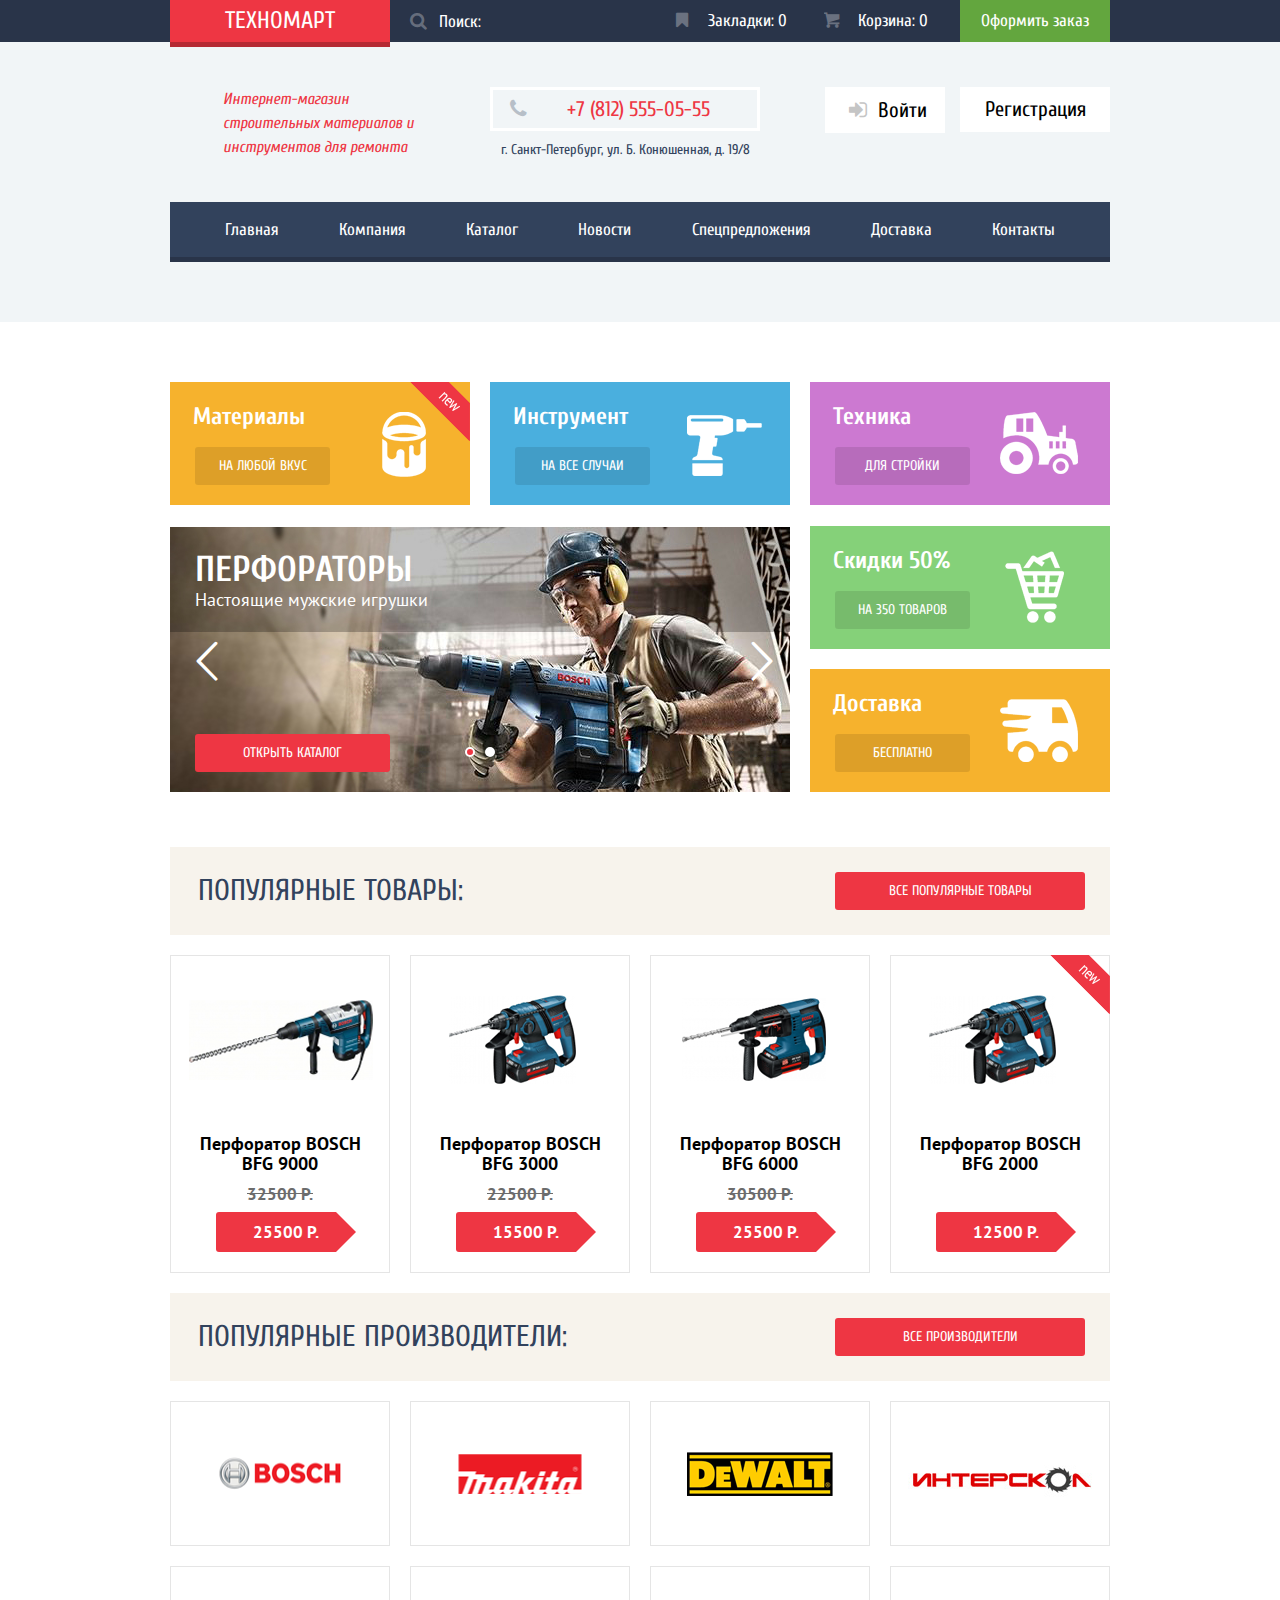
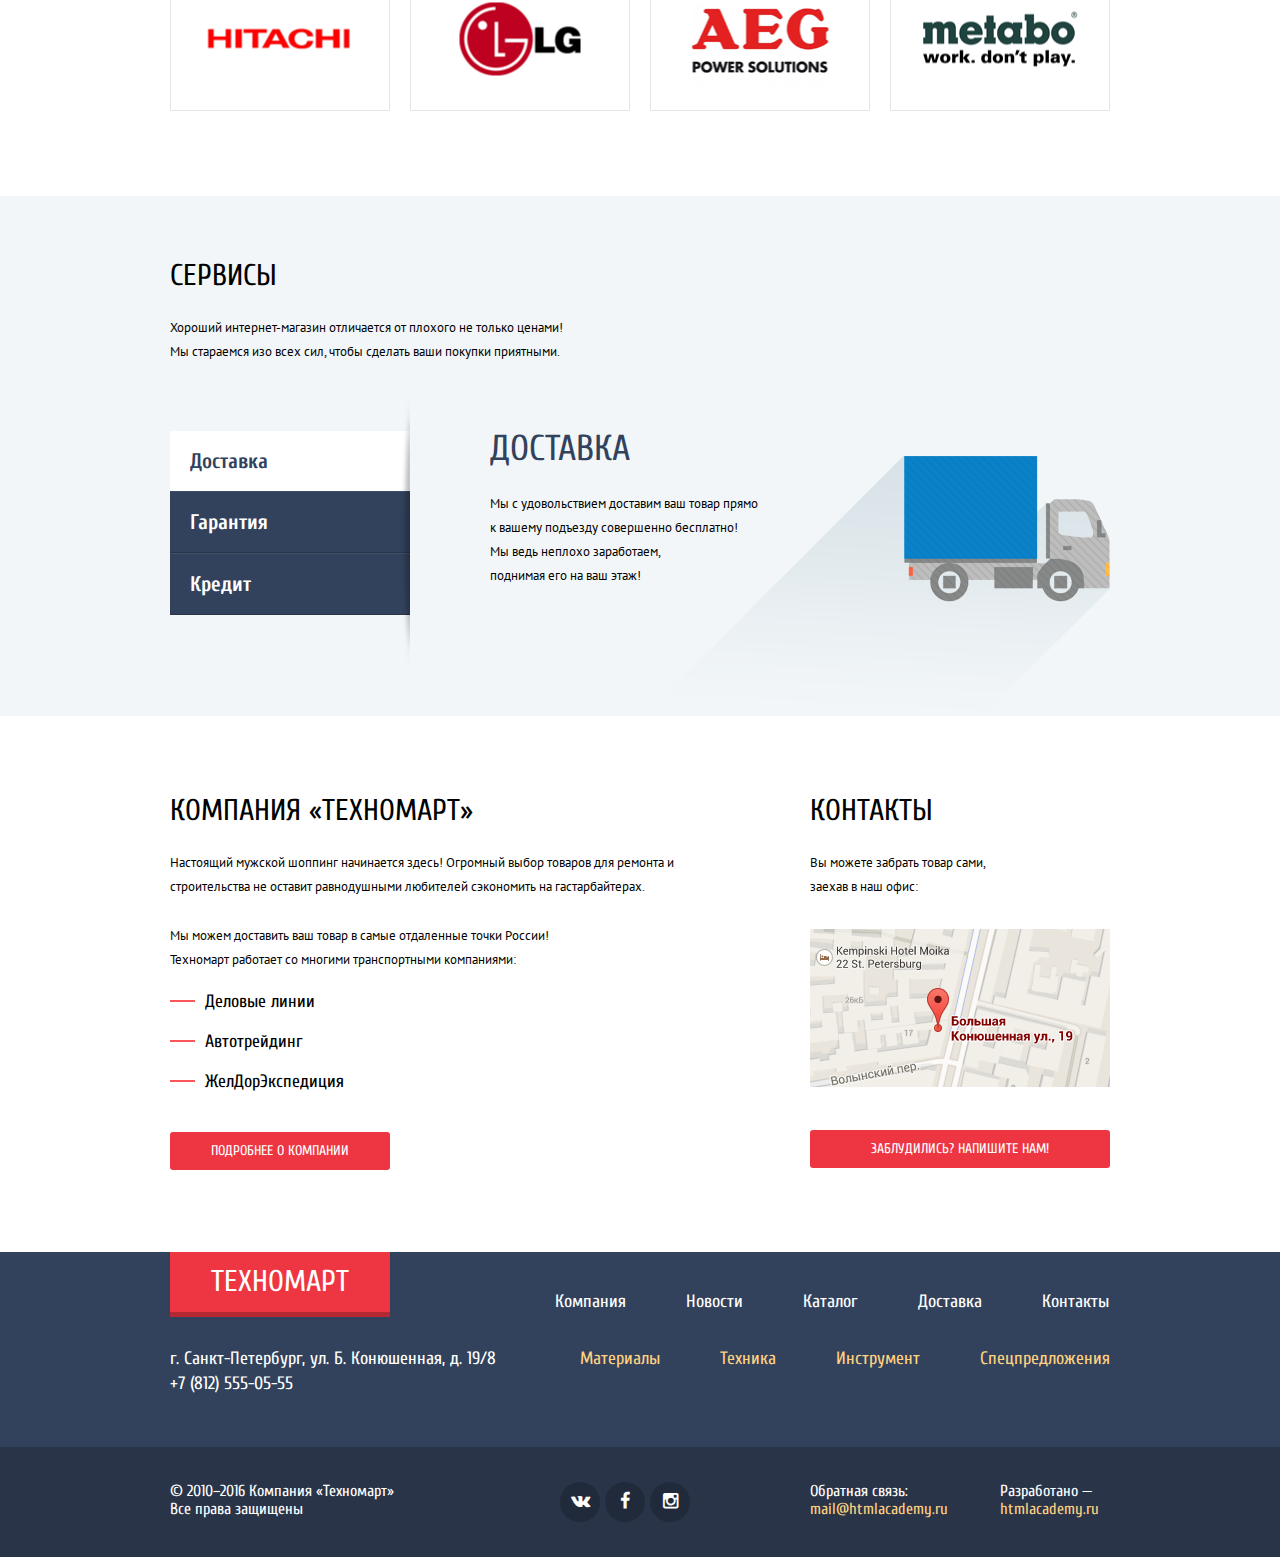
<file: index.html>
<!DOCTYPE html>
<html lang="ru">

<head>
  <meta charset="utf-8">
  <title>HTML Academy: Техномарт</title>
  <link href="https://fonts.googleapis.com/css?family=PT+Sans:400,700&subset=latin,cyrillic" rel="stylesheet" type="text/css">
  <link href="https://fonts.googleapis.com/css?family=Cuprum:400,400italic,700,700italic&subset=latin,cyrillic" rel="stylesheet" type="text/css">
  <link href="css/normalize.css" rel="stylesheet">
  <link href="css/mini-style.css" rel="stylesheet">
</head>

<body>
  <header>
    <div class="top-header">
      <div class="container">
        <h1 class="logo"><a class="logo-header">техномарт</a></h1>
        <div class="search">
          <form action="#" method="get">
            <input type="text" class="search-input" name="search" id="search" placeholder="Поиск:">
            <label for="search" class="search-label"></label>
          </form>
        </div>
        <div class="bookmark">
          <a href="#"><span class="icon-bookmark"></span> Закладки: 0</a>
        </div>
        <div class="basket empty-basket">
          <a href="#"><span class="icon-basket"></span> Корзина: 0</a>
        </div>
        <div class="order">
          <a href="#">Оформить заказ</a>
        </div>
      </div>
    </div>
    <div class="main-header">
      <div class="container">
        <div class="lead">
          <p>Интернет-магазин строительных материалов и инструментов для ремонта</p>
        </div>
        <div class="contacts">
          <span class="telephone"><span class="icon-phone"></span> +7 (812) 555-05-55</span>
          <span class="adress">г. Санкт-Петербург, ул. Б. Конюшенная, д. 19/8</span>
        </div>
        <div class="user-block">
          <a class="login" href="#"><span class="icon-login"></span> Войти</a>
          <a class="registration" href="#">Регистрация</a>
        </div>
        <div class="main-menu">
          <nav>
            <ul>
              <li><a>Главная</a></li>
              <li><a href="#">Компания</a></li>
              <li><a href="catalog.html">Каталог</a></li>
              <li><a href="#">Новости</a></li>
              <li><a href="#">Спецпредложения</a></li>
              <li><a href="#">Доставка</a></li>
              <li><a href="#">Контакты</a></li>
            </ul>
          </nav>
        </div>
      </div>
    </div>
  </header>
  <main>
    <section class="assortment">
      <div class="container">
        <div class="assortment-left">
          <div class="assortment-item materials">
            <h3>Материалы</h3>
            <div class="flag flag-new"></div>
            <a href="#">на любой вкус</a>
          </div>
          <div class="assortment-item instruments">
            <h3>Инструмент</h3>
            <a href="#">на все случаи</a>
          </div>
          <div class="slider slider-perforator">
            <h2>Перфораторы</h2>
            <span>Настоящие мужские игрушки</span>
            <span class="icon-left"></span>
            <span class="icon-right"></span>
            <span class="slider-indicator-left"><span class="indicator-active"></span></span>
            <span class="slider-indicator-right"></span>
            <a class="button button-catalog" href="catalog.html">открыть каталог</a>
          </div>
          <div class="slider slider-drill">
            <h2>Дрели</h2>
            <span>Соседям на радость!</span>
            <span class="icon-left"></span>
            <span class="icon-right"></span>
            <span class="slider-indicator-left"></span>
            <span class="slider-indicator-right"><span class="indicator-active"></span></span>
            <a class="button button-catalog" href="catalog.html">открыть каталог</a>
          </div>
        </div>
        <div class="assortment-right">
          <div class="assortment-item technics">
            <h3>Техника</h3>
            <a href="#">для стройки</a>
          </div>
          <div class="assortment-item discount">
            <h3>Скидки 50%</h3>
            <a href="#">на 350 товаров</a>
          </div>
          <div class="assortment-item delivery">
            <h3>Доставка</h3>
            <a href="#">бесплатно</a>
          </div>
        </div>
      </div>
    </section>
    <section class="goods">
      <div class="container">
        <div class="best">
          <h3>популярные товары:</h3>
          <a class="button button-goods" href="#">все популярные товары</a>
        </div>
        <div class="commodity">
          <div class="row">
            <article>
              <div class="flag"></div>
              <div class="actions">
                <a class="buy" href="#"><span class="icon-basket"></span> купить</a>
                <a class="bookmark" href="#">в закладки</a>
              </div>
              <div class="image">
                <img src="img/bfg9000.png" width="220" height="164" alt="bfg9000">
              </div>
              <h1>Перфоратор BOSCH BFG 9000</h1>
              <span class="price price-old">32500 Р.</span>
              <a href="#" class="price price-new">25500 Р.</a>
            </article>
            <article>
              <div class="flag"></div>
              <div class="actions">
                <a class="buy" href="#"><span class="icon-basket"></span> купить</a>
                <a class="bookmark" href="#">в закладки</a>
              </div>
              <div class="image">
                <img src="img/bfg3000.png" width="220" height="112" alt="bfg3000">
              </div>
              <h1>Перфоратор BOSCH BFG 3000</h1>
              <span class="price price-old">22500 Р.</span>
              <a href="#" class="price price-new">15500 Р.</a>
            </article>
            <article>
              <div class="flag"></div>
              <div class="actions">
                <a class="buy" href="#"><span class="icon-basket"></span> купить</a>
                <a class="bookmark" href="#">в закладки</a>
              </div>
              <div class="image">
                <img src="img/bfg6000.png" width="220" height="128" alt="bfg6000">
              </div>
              <h1>Перфоратор BOSCH BFG 6000</h1>
              <span class="price price-old">30500 Р.</span>
              <a href="#" class="price price-new">25500 Р.</a>
            </article>
            <article>
              <div class="flag flag-new"></div>
              <div class="actions">
                <a class="buy" href="#"><span class="icon-basket"></span> купить</a>
                <a class="bookmark" href="#">в закладки</a>
              </div>
              <div class="image">
                <img src="img/bfg2000.png" width="220" height="112" alt="bfg2000">
              </div>
              <h1>Перфоратор BOSCH BFG 2000</h1>
              <span class="price price-old"></span>
              <a href="#" class="price price-new">12500 Р.</a>
            </article>
          </div>
        </div>
      </div>
    </section>
    <section class="brands">
      <div class="container">
        <div class="best">
          <h3>популярные производители:</h3>
          <a class="button button-brands" href="#">все производители</a>
        </div>
        <div class="brands-item">
          <div class="row">
            <a href="#"><img src="img/bosch.png" width="126" height="37" alt="bosch"></a>
            <a href="#"><img src="img/makita.png" width="123" height="40" alt="makita"></a>
            <a href="#"><img src="img/dewalt.png" width="146" height="44" alt="dewalt"></a>
            <a href="#"><img src="img/interskol.png" width="200" height="88" alt="interskol"></a>
            <a href="#"><img src="img/hitachi.png" width="169" height="31" alt="hitachi"></a>
            <a href="#"><img src="img/lg.png" width="121" height="73" alt="lg"></a>
            <a href="#"><img src="img/aeg.png" width="151" height="96" alt="aeg"></a>
            <a href="#"><img src="img/metabo.png" width="204" height="69" alt="metabo"></a>
          </div>
        </div>
      </div>
    </section>
    <section class="service">
      <div class="container">
        <div class="service-service">
          <h3>сервисы</h3>
          <p>Хороший интернет-магазин отличается от плохого не только ценами!
            <br> Мы стараемся изо всех сил, чтобы сделать ваши покупки приятными.</p>
        </div>
        <div class="slider-service-left">
          <ul>
            <li class="active-service-left"><a href="#">Доставка</a></li>
            <li><a href="#">Гарантия</a></li>
            <li><a href="#">Кредит</a></li>
          </ul>
        </div>
        <div class="slider-service-right">
          <div class="delivery-slider">
            <h3>Доставка</h3>
            <p>Мы с удовольствием доставим ваш товар прямо
              <br> к вашему подъезду совершенно бесплатно!
              <br> Мы ведь неплохо заработаем,
              <br> поднимая его на ваш этаж!</p>
          </div>
          <div class="guaranty">
            <h3>Гарантия</h3>
            <p>Если купленный у нас товар поломается или заискрит,
              <br>А также в случае пожара, спровоцированного его возгоранием,
              <br>вы всегда можете быть уверены в нашей гарантии. Мы обменяем сгоревший товар на новый.
              <br>Дом уже восстановите как-нибудь сами.</p>
          </div>
          <div class="credit">
            <h3>Кредит</h3>
            <p>Залезть в долговую яму стало проще!
              <br>Кредитные консультанты придут вам на помощь.</p>
              <a class="button button-credit" href="#">Отправить заявку</a>
          </div>
        </div>
      </div>
    </section>
    <section class="promo">
      <div class="container">
        <div class="promo-promo">
          <h3>компания «техномарт»</h3>
          <p>Настоящий мужской шоппинг начинается здесь! Огромный выбор товаров для ремонта и
            <br> строительства не оставит равнодушными любителей сэкономить на гастарбайтерах.</p>
          <p>Мы можем доставить ваш товар в самые отдаленные точки России!
            <br> Техномарт работает со многими транспортными компаниями:</p>
          <ul class="promo-delivery">
            <li>Деловые линии</li>
            <li>Автотрейдинг</li>
            <li>ЖелДорЭкспедиция</li>
          </ul>
          <a class="button button-promo-promo" href="#">подробнее о компании</a>
        </div>
        <div class="promo-contacts">
          <h3>контакты</h3>
          <p>Вы можете забрать товар сами,
            <br> заехав в наш офис:</p>
          <a class="js-open-map" href="#"><img src="img/map.png" width="300" height="158" alt="map"></a>
          <a class="mail" href="#">заблудились? напишите нам!</a>
        </div>
      </div>
    </section>
  </main>
  <footer>
    <div class="main-footer">
      <div class="container">
        <h2 class="logo"><a class="logo-footer" href="index.html">техномарт</a></h2>
        <div class="footer-menu-main">
          <ul>
            <li><a href="#">Компания</a></li>
            <li><a href="#">Новости</a></li>
            <li><a href="catalog.html">Каталог</a></li>
            <li><a href="#">Доставка</a></li>
            <li><a href="#">Контакты</a></li>
          </ul>
        </div>
        <div class="adress">
          <span>г. Санкт-Петербург, ул. Б. Конюшенная, д. 19/8<br>
              +7 (812) 555-05-55</span>
        </div>
        <div class="footer-menu-assortment">
          <ul>
            <li><a href="#">Материалы</a></li>
            <li><a href="#">Техника</a></li>
            <li><a href="#">Инструмент</a></li>
            <li><a href="#">Спецпредложения</a></li>
          </ul>
        </div>
      </div>
    </div>
    <div class="sub-footer">
      <div class="container">
        <div class="info-copyright">
          <span>&#169; 2010–2016 Компания «Техномарт»<br>
            Все права защищены</span>
        </div>
        <div class="social">
          <a class="social-vk" href="#"><span class="icon-vk"></span></a>
          <a class="social-fb" href="#"><span class="icon-facebook"></span></a>
          <a class="social-inst" href="#"><span class="icon-instagramm"></span></a>
        </div>
        <div class="info">
          <span class="info-mail">Обратная связь:<br>
            <a href="mailto:mail@htmlacademy.ru">mail@htmlacademy.ru</a></span>
          <span class="info-development">Разработано —<br>
            <a href="https://htmlacademy.ru">htmlacademy.ru</a></span>
        </div>
      </div>
    </div>
  </footer>

  <div class="modal-content">
    <button class="modal-content-close" type="button" title="Закрыть">Закрыть</button>
    <form class="login-form" action="#" method="post">
      <div class="mail-form">
        <label>
          <span>Ваше имя:</span>
          <input class="icon-user" type="text" name="name" placeholder="Представьтесь, пожалуйста">
        </label>
        <label>
          <span>Ваш e-mail:</span>
          <input class="icon-mail" type="text" name="mail" placeholder="Для отправки ответа">
        </label>
        <label>
          <span>Текст письма:</span>
          <textarea name="mail-text" placeholder="В свободной форме"></textarea>
        </label>
      </div>
      <div class="modal-content-button">
        <button class="button" type="submit">Отправить</button>
      </div>
    </form>
  </div>
  <div class="modal-content-map">
    <button class="modal-content-close" type="button" title="Закрыть">Закрыть</button>
    <div id="yandex-map"></div>
    <iframe src="https://www.google.com/maps/embed?pb=!1m18!1m12!1m3!1d1998.6037999040354!2d30.322010416394033!3d59.938716271971415!2m3!1f0!2f0!3f0!3m2!1i1024!2i768!4f13.1!3m3!1m2!1s0x4696310fca5ba729%3A0xea9c53d4493c879f!2sBolshaya+Konyushennaya+ul.%2C+19%2C+Sankt-Peterburg%2C+Russia%2C+191186!5e0!3m2!1sen!2s!4v1441888483426"
        width="940" height="466" frameborder="0" style="border:0" allowfullscreen></iframe>
  </div>
  <script src="js/mini-js.js"></script>
</body>

</html>
</file>
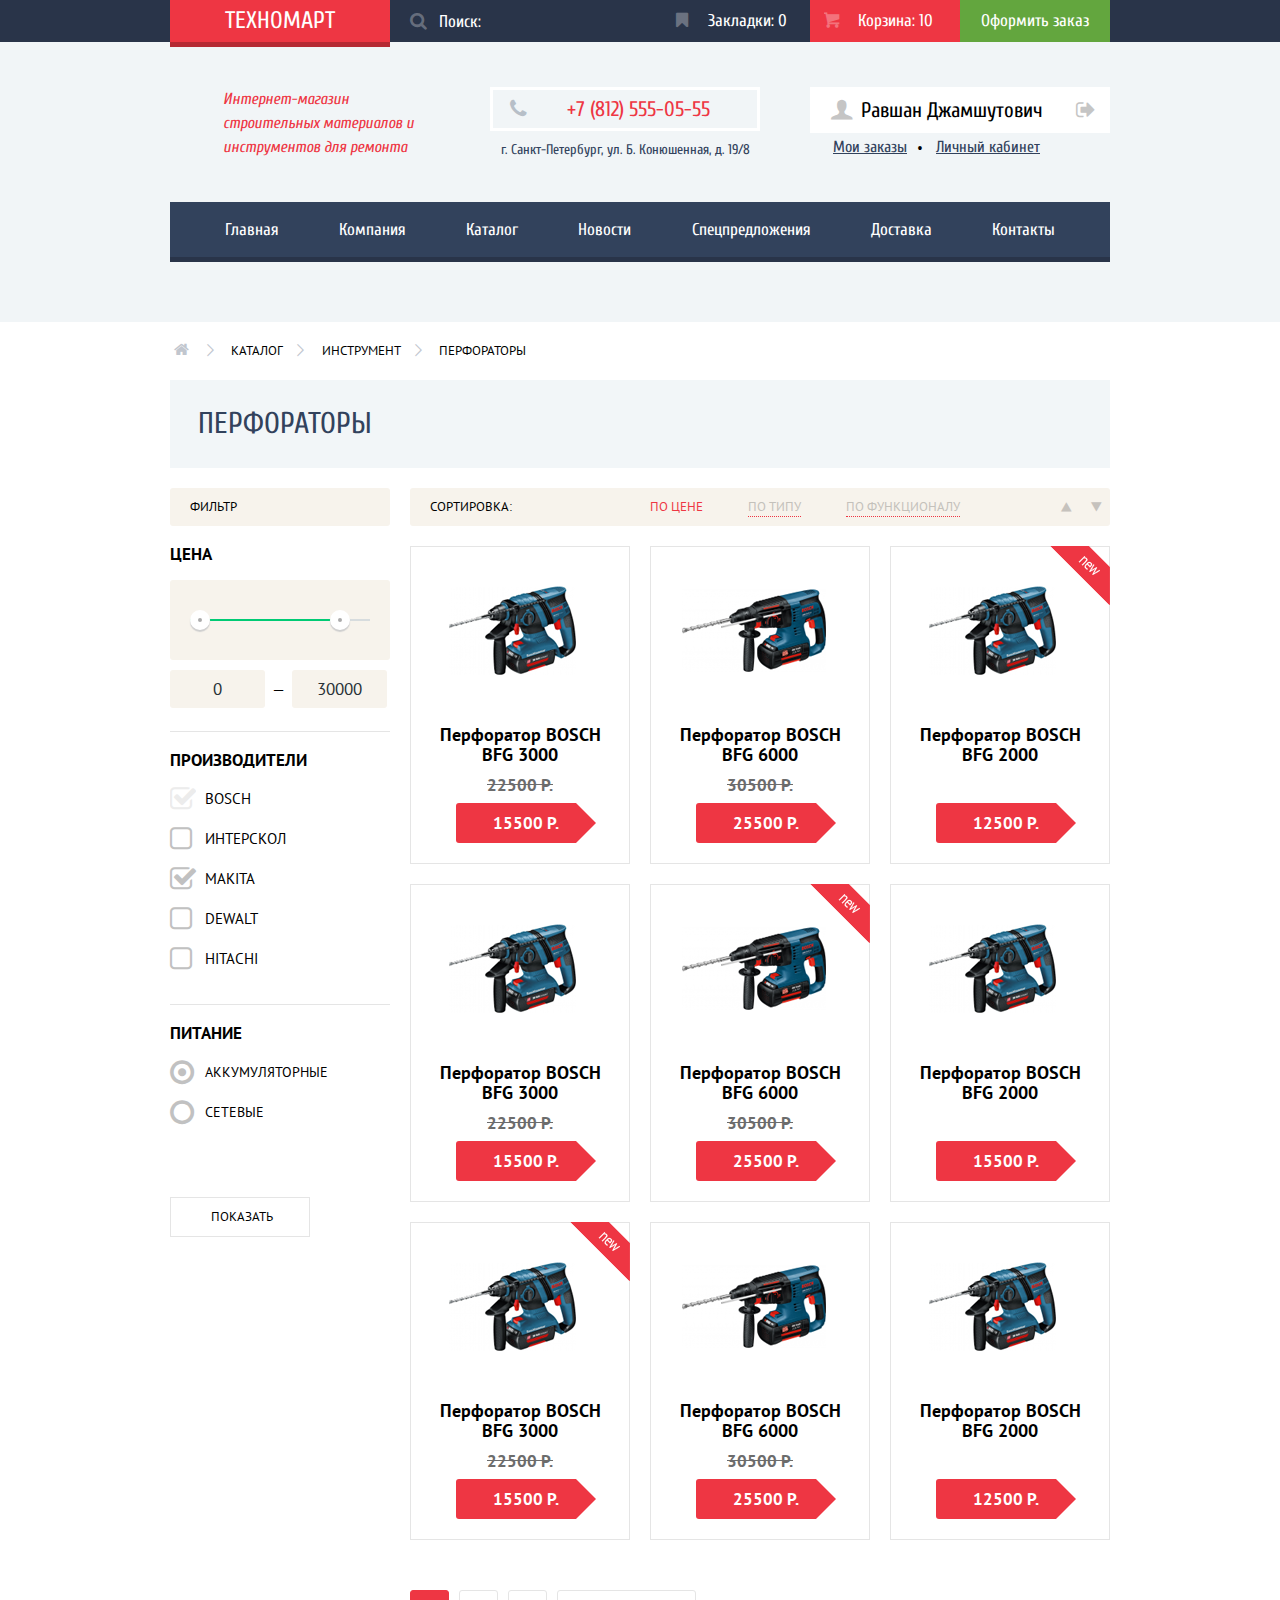
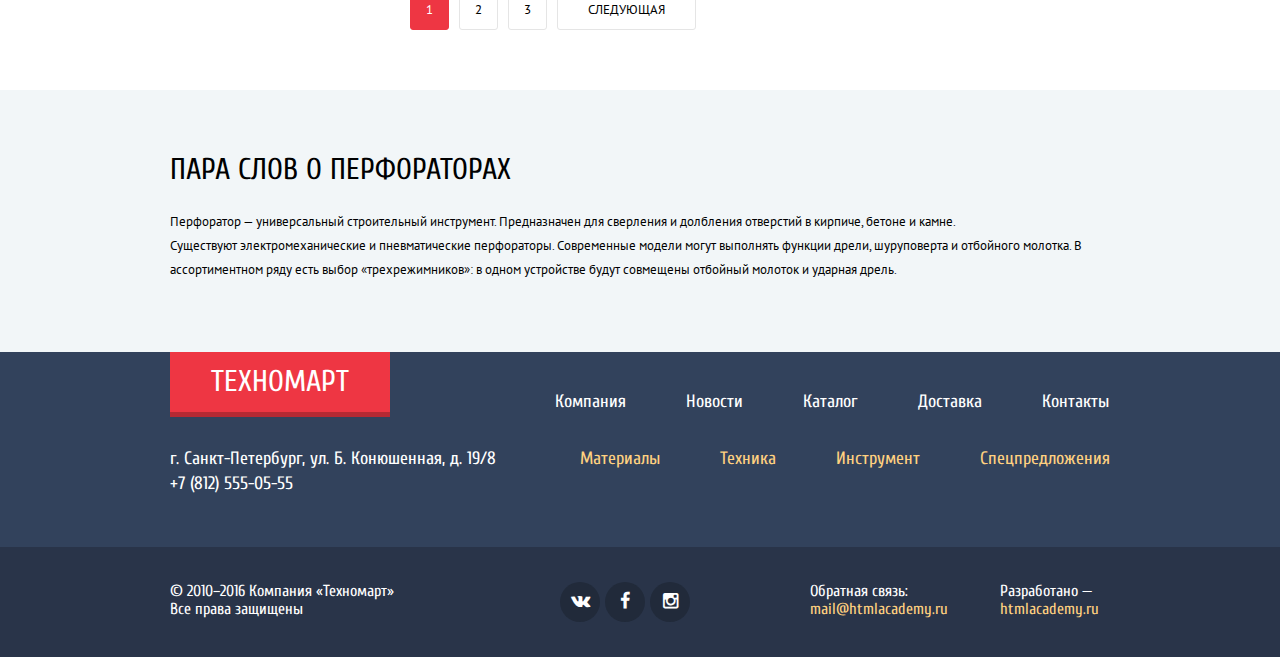
<file: catalog.html>
<!DOCTYPE html>
<html lang="ru">

<head>
  <meta charset="utf-8">
  <title>HTML Academy: Техномарт</title>
  <link href="https://fonts.googleapis.com/css?family=PT+Sans:400,700&subset=latin,cyrillic" rel="stylesheet" type="text/css">
  <link href="https://fonts.googleapis.com/css?family=Cuprum:400,400italic,700,700italic&subset=latin,cyrillic" rel="stylesheet" type="text/css">
  <link href="css/normalize.css" rel="stylesheet">
  <link href="css/mini-style.css" rel="stylesheet">
</head>

<body>
  <header>
    <div class="top-header">
      <div class="container">
        <h2 class="logo"><a class="logo-header" href="index.html">техномарт</a></h2>
        <div class="search">
          <form action="#" method="get">
            <input type="text" class="search-input" name="search" id="search" placeholder="Поиск:">
            <label for="search" class="search-label"></label>
          </form>
        </div>
        <div class="bookmark">
          <a href="#"><span class="icon-bookmark"></span> Закладки: 0</a>
        </div>
        <div class="basket full-basket">
          <a href="#"><span class="icon-basket"></span> Корзина: 10</a>
        </div>
        <div class="order">
          <a href="#">Оформить заказ</a>
        </div>
      </div>
    </div>
    <div class="main-header">
      <div class="container">
        <div class="lead">
          <p>Интернет-магазин строительных материалов и инструментов для ремонта</p>
        </div>
        <div class="contacts">
          <span class="telephone"><span class="icon-phone"></span> +7 (812) 555-05-55</span>
          <span class="adress">г. Санкт-Петербург, ул. Б. Конюшенная, д. 19/8</span>
        </div>
        <div class="user-block">
          <div class="account">
            <a class="name" href="#"><span class="icon-user"></span> Равшан Джамшутович</a>
            <a class="logout" href="#"><span class="icon-logout"></span></a>
          </div>
          <ul class="personal">
            <li><a href="#">Мои заказы</a></li>
            <li><a href="#">Личный кабинет</a></li>
          </ul>
        </div>
        <div class="main-menu">
          <nav>
            <ul>
              <li><a href="index.html">Главная</a></li>
              <li><a href="#">Компания</a></li>
              <li><a>Каталог</a></li>
              <li><a href="#">Новости</a></li>
              <li><a href="#">Спецпредложения</a></li>
              <li><a href="#">Доставка</a></li>
              <li><a href="#">Контакты</a></li>
            </ul>
          </nav>
        </div>
      </div>
    </div>
  </header>
  <main>
    <div class="container">
      <ul class="breadcrumbs">
        <li><a href="index.html"><span class="icon-home"></span></a></li>
        <li><a><span class="icon-right"></span> Каталог</a></li>
        <li><a href="#"><span class="icon-right"></span> Инструмент</a></li>
        <li><a><span class="icon-right"></span> Перфораторы</a></li>
      </ul>
      <div class="main-heading">
        <h1>Перфораторы</h1>
      </div>
      <div class="catalog-selection">
        <section class="filter">
          <form action="form.php" method="get">
            <div class="filter-title">
              <span>фильтр</span>
            </div>
            <h2>цена</h2>
            <div class="range-filter">
              <div class="range-controls">
                <div class="scale">
                  <div class="bar" style="margin-left: 0; width: 80%"></div>
                </div>
                <div class="toggle toggle-min"></div>
                <div class="toggle toggle-max"></div>
              </div>
              <div class="price-controls">
                <label class="min-price">
                  <input name="min-price" type="text" value="0">
                </label>
                <span>—</span>
                <label class="max-price">
                  <input name="max-price" type="text" value="30000">
                </label>
              </div>
            </div>
            <div class="filter-brands">
              <h2>производители</h2>
              <input type="checkbox" checked name="brand" id="bosch" disabled>
              <label for="bosch">bosch</label>
              <input type="checkbox" name="brand" id="interskol">
              <label for="interskol">интерскол</label>
              <input type="checkbox" checked name="brand" id="makita">
              <label for="makita">makita</label>
              <input type="checkbox" name="brand" id="dewalt">
              <label for="dewalt">dewalt</label>
              <input type="checkbox" name="brand" id="hitachi">
              <label for="hitachi">hitachi</label>
            </div>
            <div class="filter-power">
              <h2>питание</h2>
              <input type="radio" checked name="power" id="battery">
              <label for="battery">аккумуляторные</label>
              <input type="radio" name="power" id="electricity">
              <label for="electricity">сетевые</label>
            </div>
            <input class="submit" type="submit" value="Показать">
          </form>
        </section>
        <section class="catalog">
          <div class="catalog-menu">
            <span>Сортировка:</span>
            <ul class="type-sorting">
              <li><a class="choice" href="#">по цене</a></li>
              <li><a href="#">по типу</a></li>
              <li><a href="#">по функционалу</a></li>
            </ul>
            <ul class="up-down">
              <li><a href="#"><span class="icon-up-dir"></span></a></li>
              <li><a href="#"><span class="icon-down-dir"></span></a></li>
            </ul>
          </div>
          <div class="goods-catalog">
            <div class="row">
              <article>
                <div class="flag"></div>
                <div class="actions">
                  <a class="buy" href="#"><span class="icon-basket"></span> купить</a>
                  <a class="bookmark" href="#">в закладки</a>
                </div>
                <div class="image">
                  <img src=img/bfg3000.png width="220" height="112" alt="bfg3000">
                </div>
                <h1>Перфоратор BOSCH BFG 3000</h1>
                <span class="price price-old">22500 Р.</span>
                <a href="#" class="price price-new">15500 Р.</a>
              </article>
              <article>
                <div class="flag"></div>
                <div class="actions">
                  <a class="buy" href="#"><span class="icon-basket"></span> купить</a>
                  <a class="bookmark" href="#">в закладки</a>
                </div>
                <div class="image">
                  <img src=img/bfg6000.png width="220" height="128" alt="bfg6000">
                </div>
                <h1>Перфоратор BOSCH BFG 6000</h1>
                <span class="price price-old">30500 Р.</span>
                <a href="#" class="price price-new">25500 Р.</a>
              </article>
              <article>
                <div class="flag flag-new"></div>
                <div class="actions">
                  <a class="buy" href="#"><span class="icon-basket"></span> купить</a>
                  <a class="bookmark" href="#">в закладки</a>
                </div>
                <div class="image">
                  <img src="img/bfg2000.png" width="220" height="112" alt="bfg2000">
                </div>
                <h1>Перфоратор BOSCH BFG 2000</h1>
                <span class="price price-old"></span>
                <a href="#" class="price price-new">12500 Р.</a>
              </article>
              <article>
                <div class="flag"></div>
                <div class="actions">
                  <a class="buy" href="#"><span class="icon-basket"></span> купить</a>
                  <a class="bookmark" href="#">в закладки</a>
                </div>
                <div class="image">
                  <img src=img/bfg3000.png width="220" height="112" alt="bfg3000">
                </div>
                <h1>Перфоратор BOSCH BFG 3000</h1>
                <span class="price price-old">22500 Р.</span>
                <a href="#" class="price price-new">15500 Р.</a>
              </article>
              <article>
                <div class="flag flag-new"></div>
                <div class="actions">
                  <a class="buy" href="#"><span class="icon-basket"></span> купить</a>
                  <a class="bookmark" href="#">в закладки</a>
                </div>
                <div class="image">
                  <img src=img/bfg6000.png width="220" height="128" alt="bfg6000">
                </div>
                <h1>Перфоратор BOSCH BFG 6000</h1>
                <span class="price price-old">30500 Р.</span>
                <a href="#" class="price price-new">25500 Р.</a>
              </article>
              <article>
                <div class="flag"></div>
                <div class="actions">
                  <a class="buy" href="#"><span class="icon-basket"></span> купить</a>
                  <a class="bookmark" href="#">в закладки</a>
                </div>
                <div class="image">
                  <img src=img/bfg2000.png width="220" height="112" alt="bfg2000">
                </div>
                <h1>Перфоратор BOSCH BFG 2000</h1>
                <span class="price price-old"></span>
                <a href="#" class="price price-new">15500 Р.</a>
              </article>
              <article>
                <div class="flag flag-new"></div>
                <div class="actions">
                  <a class="buy" href="#"><span class="icon-basket"></span> купить</a>
                  <a class="bookmark" href="#">в закладки</a>
                </div>
                <div class="image">
                  <img src=img/bfg3000.png width="220" height="112" alt="bfg3000">
                </div>
                <h1>Перфоратор BOSCH BFG 3000</h1>
                <span class="price price-old">22500 Р.</span>
                <a href="#" class="price price-new">15500 Р.</a>
              </article>
              <article>
                <div class="flag"></div>
                <div class="actions">
                  <a class="buy" href="#"><span class="icon-basket"></span> купить</a>
                  <a class="bookmark" href="#">в закладки</a>
                </div>
                <div class="image">
                  <img src=img/bfg6000.png width="220" height="128" alt="bfg6000">
                </div>
                <h1>Перфоратор BOSCH BFG 6000</h1>
                <span class="price price-old">30500 Р.</span>
                <a href="#" class="price price-new">25500 Р.</a>
              </article>
              <article>
                <div class="flag"></div>
                <div class="actions">
                  <a class="buy" href="#"><span class="icon-basket"></span> купить</a>
                  <a class="bookmark" href="#">в закладки</a>
                </div>
                <div class="image">
                  <img src=img/bfg2000.png width="220" height="112" alt="bfg2000">
                </div>
                <h1>Перфоратор BOSCH BFG 2000</h1>
                <span class="price price-old"></span>
                <a href="#" class="price price-new">12500 Р.</a>
              </article>
            </div>
          </div>
          <div class="paginator">
            <ul>
              <li class="active-page"><a href="#">1</a></li>
              <li><a href="#">2</a></li>
              <li><a href="#">3</a></li>
              <li class="next-page"><a href="#">следующая</a></li>
            </ul>
          </div>
        </section>
      </div>
    </div>
    <section class="affix">
      <div class="container">
        <h3>Пара слов о перфораторах</h3>
        <p>Перфоратор — универсальный строительный инструмент. Предназначен для сверления и долбления отверстий в кирпиче, бетоне и камне.
          <br> Существуют электромеханические и пневматические перфораторы. Современные модели могут выполнять функции дрели, шуруповерта и отбойного молотка. В ассортиментном ряду есть выбор «трехрежимников»: в одном устройстве будут совмещены отбойный молоток
          и ударная дрель.</p>
      </div>
    </section>
  </main>
  <footer>
    <div class="main-footer">
      <div class="container">
        <h2 class="logo"><a class="logo-footer" href="index.html">техномарт</a></h2>
        <div class="footer-menu-main">
          <ul>
            <li><a href="#">Компания</a></li>
            <li><a href="#">Новости</a></li>
            <li><a>Каталог</a></li>
            <li><a href="#">Доставка</a></li>
            <li><a href="#">Контакты</a></li>
          </ul>
        </div>
        <div class="adress">
          <span>г. Санкт-Петербург, ул. Б. Конюшенная, д. 19/8<br>
              +7 (812) 555-05-55</span>
        </div>
        <div class="footer-menu-assortment">
          <ul>
            <li><a href="#">Материалы</a></li>
            <li><a href="#">Техника</a></li>
            <li><a href="#">Инструмент</a></li>
            <li><a href="#">Спецпредложения</a></li>
          </ul>
        </div>
      </div>
    </div>
    <div class="sub-footer">
      <div class="container">
        <div class="info-copyright">
          <span>&#169; 2010–2016 Компания «Техномарт»<br>
            Все права защищены</span>
        </div>
        <div class="social">
          <a class="social-vk" href="#"><span class="icon-vk"></span></a>
          <a class="social-fb" href="#"><span class="icon-facebook"></span></a>
          <a class="social-inst" href="#"><span class="icon-instagramm"></span></a>
        </div>
        <div class="info">
          <span class="info-mail">Обратная связь:<br>
            <a href="mailto:mail@htmlacademy.ru">mail@htmlacademy.ru</a></span>
          <span class="info-development">Разработано —<br>
            <a href="https://htmlacademy.ru">htmlacademy.ru</a></span>
        </div>
      </div>
    </div>
  </footer>
  <div class="modal-basket">
    <button class="modal-basket-close" type="button" title="Закрыть">Закрыть</button>
    <div class="modal-basket-checked">
      <span class="circle"></span>
      <p>Товар добавлен в корзину!</p>
    </div>
    <div class="modal-basket-button">
      <a class="button button-order" href="#">Оформить заказ</a>
      <a class="button button-catalog" href="catalog.html">Продолжить покупки</a>
    </div>
  </div>
  <script src="js/mini-js.js"></script>
</body>

</html>
</file>
<file: css/mini-style.css>
html,body{width:100%;margin:0;padding:0}.main-header{background-color:#f1f5f7;min-width:940px}.top-header{background-color:#293449;height:42px;min-width:940px}.container{width:940px;margin:0 auto}body{font-family:"PT Sans", "Arial", sans-serif;font-size:13px;line-height:24px;color:#000000;font-weight:normal}@font-face{font-weight:normal;font-style:normal;font-family:"symbols-technomart";src:url("../fonts/symbols-technomart.woff") format("woff"), url("../fonts/symbols-technomart.woff2") format("woff2")}[class^="icon-"]::before,[class*=" icon-"]::before{display:inline-block;width:1em;margin-right:0.2em;margin-left:0.2em;font-weight:normal;line-height:1em;font-family:"symbols-technomart";text-align:center;text-transform:none;text-decoration:inherit;font-style:normal;font-variant:normal;speak:none}.icon-left::before{content:"\3c"}.icon-right::before{content:"\3e"}.icon-basket::before{content:"\62"}.icon-facebook::before{content:"\66"}.icon-twitter::before{content:"\74"}.icon-vk::before{content:"\76"}.icon-up::before{content:"\2c4"}.icon-down::before{content:"\2c5"}.icon-left-big::before{content:"\2190"}.icon-right-big::before{content:"\2192"}.icon-login::before{content:"\2386"}.icon-logout::before{content:"\241b"}.icon-up-dir::before{content:"\25b2"}.icon-down-dir::before{content:"\25bc"}.icon-circle::before{content:"\25cb"}.icon-circle-dot::before{content:"\25cf"}.icon-star::before{content:"\2605"}.icon-check-off::before{content:"\2610"}.icon-check-on::before{content:"\2611"}.icon-youtube::before{content:"\f39e"}.icon-home::before{content:"🏠"}.icon-user::before{content:"👨"}.icon-phone::before{content:"📞"}.icon-instagramm::before{content:"📷"}.icon-search::before{content:"🔍"}.icon-bookmark::before{content:"🔖"}.logo{margin-top:0}h1,h2,h3{margin:0}ul{padding:0;margin:0;list-style-type:none}p{padding:0;margin:0}main h1{font-family:"Cuprum", "Arial", sans-serif;font-size:30px;line-height:30px;color:#32425c;font-weight:normal}main h2{font-family:"Cuprum", "Arial", sans-serif;font-size:36px;color:#ffffff;font-weight:bold}main h3{font-family:"Cuprum", "Arial", sans-serif;font-size:24px;line-height:30px;color:#ffffff;font-weight:bold}.logo-header{position:absolute;border-bottom:5px solid #b52933;text-align:center;font-family:"Cuprum", "Arial", sans-serif;font-size:24px;line-height:24px;font-weight:normal;text-transform:uppercase;color:#ffffff;text-decoration:none;background-color:#ee3643;display:block;width:220px;padding:9px 0;z-index:99}.logo-header:hover{background-color:#ca2c37;border-bottom-color:#9a212a}.logo-header:active{background-color:#ba2732;border-bottom-color:#8e1e26}.logo-footer{display:block;font-family:"Cuprum", "Arial", sans-serif;font-size:30px;line-height:30px;font-weight:normal;text-transform:uppercase;color:#ffffff;text-decoration:none;background-color:#ee3643;width:220px;padding:15px 0;text-align:center;border-bottom:5px solid #b52933}.top-header .container{display:flex;width:940px;align-items:flex-start;flex-wrap:nowrap}.bookmark a,.basket a,.order a{font-family:"Cuprum", "Arial", sans-serif;font-size:17px;line-height:18px;font-weight:normal;color:#ffffff;text-decoration:none;padding:12px 0;display:block;text-align:left}.order a{text-align:center}.search{font-family:"Cuprum", "Arial", sans-serif;font-size:17px;line-height:18px;font-weight:normal;color:#ffffff;text-decoration:none;display:block;text-align:left}.search input{background-color:#293449;color:#ffffff;border:0;width:220px;height:42px;position:relative;padding:0;padding-left:50px}.search-input::-webkit-input-placeholder{color:#ffffff;opacity:1}.search-input::-moz-placeholder{color:#ffffff;opacity:1}.search-input:-moz-placeholder{color:#ffffff;opacity:1}.search-input:-ms-input-placeholder{color:#ffffff;opacity:1}.top-header .search{padding-left:220px;width:270px}.search{position:relative}.search input{box-sizing:border-box;width:270px;padding:12px;padding-left:49px;font-family:"Cuprum", "Arial", sans-serif;font-size:17px;line-height:18px;color:#ffffff;border:none;background-color:#293449;outline:none}.search-label:before{content:"\1f50d";position:absolute;top:12px;left:240px;font-family:"symbols-technomart";font-size:18px;color:rgba(255, 255, 255, 0.3)}.search input:hover{background:#212a3a}.search:hover .search-label:before{color:#ffffff}.search-input:focus + .search-label:before{color:#ee3643}.search input:focus{color:#000000;background:#ffffff}.search input:hover{background-color:#212a3a}.search input:focus{background-color:#ffffff;color:#000000}.search:focus input::before{color:#ee3643}.bookmark{width:150px}.basket{width:150px}.full-basket{background-color:#ee3643}.order{width:150px;background-color:#63a63e}.order:hover{background-color:#5fbb2d}.order:active{background-color:#518534}.icon-bookmark,.icon-basket{color:#ffffff;padding:0 10px;opacity:0.3}.bookmark:hover,.basket:hover{background-color:#212a3a;color:#ffffff;opacity:1}.bookmark:active,.basket:active{background-color:#161d29;color:#ffffff;opacity:0.6}.icon-bookmark:active,.icon-basket:active{color:#ffffff;opacity:0.5}.main-menu{width:940px;padding-bottom:60px;padding-top:40px}.main-menu ul{display:flex;justify-content:space-around;border-bottom:5px solid #293449;background-color:#32425c;padding:0 25px}.main-menu a{display:block;padding:19px 25px;text-align:center;font-family:"Cuprum", "Arial", sans-serif;font-size:17px;line-height:17px;font-weight:normal;color:#ffffff;text-decoration:none}.main-menu li:hover{background-color:#293449}.main-menu li:active{background-color:#1d2739;border-bottom-color:#1d2739}.main-menu a:active{opacity:0.5}.main-header .container{display:flex;justify-content:flex-start;flex-wrap:wrap;width:940px;padding-top:45px}.lead{width:197px;font-size:16px;line-height:24px;font-family:"Cuprum", "Arial", sans-serif;font-weight:normal;color:#ee3643;font-style:italic;padding-left:53px;padding-right:70px}.contacts{width:320px}.telephone{font-family:"Cuprum", "Arial", sans-serif;font-size:21px;color:#ee3643;border:3px solid #ffffff;padding:7px 0;width:270px;display:block;box-sizing:border-box}.telephone .icon-phone{color:#b7bfc8;padding:0 10px;margin-right:20px}.contacts .adress{font-family:"Cuprum", "Arial", sans-serif;font-size:14px;line-height:24px;color:#32425c;display:block;width:270px;text-align:center;margin-top:7px}.user-block{display:flex;width:300px;justify-content:space-between;align-items:flex-start;flex-wrap:wrap}.user-block a{background-color:#ffffff;color:#000000;font-family:"Cuprum", "Arial", sans-serif;font-size:21px;line-height:21px;font-weight:normal;text-decoration:none;text-align:center;padding:12px 0}.login{width:120px;margin-left:15px}.icon-login,.icon-user,.icon-logout{color:#c5c5c5}.registration{width:150px}.login:hover,.registration:hover,.personal a:hover{color:#ee3643}.login:hover span,.icon-logout:hover,.name:hover span{color:#32425c}.login:active,.registration:active,.name:active,.personal a:active{color:#cacaca}.login:active span,.icon-logout:active,.name:active span{color:#c5c5c5}.account{width:300px;display:flex;justify-content:flex-start;align-items:flex-start}.account .name{width:250px}.account .logout{width:50px}.personal{display:flex;width:230px;justify-content:flex-end;align-items:flex-start}.personal a{font-family:"Cuprum", "Arial", sans-serif;font-size:16px;line-height:18px;font-weight:normal;color:#32425c;background-color:inherit;text-align:center;text-decoration:underline;padding-top:0}.personal li:last-child::before{content:" • ";padding:0 10px}.assortment{padding-top:60px;padding-bottom:55px}.assortment-item h3{font-family:"Cuprum", "Arial", sans-serif;font-size:24px;line-height:30px;font-weight:bold;color:#ffffff;padding-top:20px;padding-left:23px}.assortment-item a{display:block;width:135px;background-color:rgba(0, 0, 0, 0.1);color:#ffffff;font-family:"Cuprum", "Arial", sans-serif;font-size:14px;line-height:18px;font-weight:normal;text-transform:uppercase;text-align:center;padding:10px 0;text-decoration:none;border-radius:3px;margin-left:25px;margin-top:15px}.assortment-item a:hover{background-color:rgba(0, 0, 0, 0.2)}.assortment-item a:active{background-color:rgba(0, 0, 0, 0.3)}.assortment .container{display:flex}.assortment-left{display:flex;flex-wrap:wrap;width:640px;height:410px;justify-content:space-between;align-content:space-between}.materials{width:300px;height:123px;background:url("../img/materials.png") no-repeat 212px 30px;background-color:#f6b22d}.instruments{width:300px;height:123px;margin-right:20px;background:url("../img/instruments.png") no-repeat 197px 33px;background-color:#4aafde}.technics{width:300px;height:123px;background:url("../img/technics.png") no-repeat 190px 30px;background-color:#cc79d1}.assortment-right{display:flex;width:300px;height:410px;justify-content:space-between;flex-wrap:wrap;flex-direction:column}.slider{background-color:#c0b197;width:620px;height:265px;position:relative}.slider-perforator{background-image:url("../img/slider1.jpg")}.slider-drill{background-image:url("../img/slider2.jpg");display:none}.slider h2{font-family:"Cuprum", "Arial", sans-serif;font-size:36px;line-height:36px;font-weight:bold;margin-left:25px;margin-top:25px;color:#ffffff;text-transform:uppercase}.slider .button-catalog{margin-left:25px;margin-top:50px;width:195px}.slider span{font-family:"PT Sans", "Arial", sans-serif;font-size:18px;line-height:24px;font-weight:normal;color:#ffffff;margin-left:25px}.slider .icon-left{font-size:45px;display:block;margin-left:5px;margin-top:25px}.slider .icon-right{font-size:45px;display:block;margin-top:-45px;margin-left:560px}.slider-indicator-left{position:absolute;top:220px;left:270px;border:5px solid #ffffff;border-radius:50%}.slider-indicator-right{position:absolute;top:220px;left:290px;border:5px solid #ffffff;border-radius:50%}.indicator-active{position:absolute;top:-3px;left:-28px;border:3px solid #ee3643;border-radius:50%}.discount{width:300px;height:123px;background:url("../img/discount.png") no-repeat 195px 25px;background-color:#85d179}.delivery{width:300px;height:123px;background:url("../img/delivery.png") no-repeat 190px 30px;background-color:#f6b22d}.best{display:flex;justify-content:space-between;align-items:center;background-color:#f7f3ec}.best h3,.main-heading h1{font-family:"Cuprum", "Arial", sans-serif;font-size:30px;line-height:30px;font-weight:normal;text-transform:uppercase;color:#32425c;padding-top:29px;padding-left:28px;padding-bottom:29px}.button{display:block;background-color:#ee3643;width:250px;color:#ffffff;font-family:"Cuprum", "Arial", sans-serif;font-size:14px;line-height:18px;text-transform:uppercase;text-align:center;padding:10px 0;text-decoration:none;border-radius:3px;margin-right:25px}.button:hover{background-color:#ca2c37}.button:active{background-color:#ba2732}.commodity .row{display:flex;justify-content:flex-start;flex-wrap:wrap;padding-top:20px;margin-left:-20px}.commodity article,.goods-catalog article{width:220px;border:1px solid #e5e5e5;position:relative;font-family:"PT Sans", "Arial", sans-serif;font-weight:bold;line-height:20px;text-align:center;margin-bottom:20px;margin-left:20px;box-sizing:border-box}.commodity article:hover,.goods-catalog article:hover{box-shadow:0 10px 25px rgba(41, 52, 73, 0.5)}.commodity .image,.goods-catalog .image{width:220px;height:168px;position:relative}.commodity img,.goods-catalog img{position:absolute;top:50%;left:50%;transform:translate(-50%, -50%)}article h1{font-family:"PT Sans", "Arial", sans-serif;font-size:18px;line-height:20px;color:#000000;font-weight:bold;min-height:40px;padding:0 25px;margin-top:10px;margin-bottom:10px}article .price{font-size:17px;text-transform:uppercase;display:block;min-height:20px}article .price-old{color:#6c6c6c;text-decoration:line-through;margin-bottom:8px;margin-top:10px}article .price-new{color:#ffffff;border-radius:3px;background-color:#ee3643;margin-left:45px;width:140px;margin-bottom:20px;text-decoration:none;position:relative;padding:10px 0}.price-new::after{content:"";position:absolute;top:0;right:-20px;width:0;height:0;border:20px solid #ffffff;border-left-color:transparent}.assortment-item{position:relative}article .flag,.assortment-item .flag{position:absolute;top:-1px;right:-1px;width:60px;height:60px;z-index:20;overflow:hidden}.assortment-item .flag{top:0;right:0}article .flag-new,.assortment-item .flag-new{background:url("../img/new.png") no-repeat 100% 0}.actions{position:absolute;top:0;left:0;width:218px;height:88px;padding:40px 0;z-index:10;background-color:#ffffff}.actions .buy,.actions .bookmark{display:block;width:128px;margin:0 auto;margin-bottom:7px;padding:7px 0;border:3px solid #63a63e;border-bottom-color:#367315;background-color:#63a63e;border-radius:3px;color:#ffffff;font-family:"Cuprum", "Arial", sans-serif;font-weight:normal;font-size:14px;line-height:18px;text-decoration:none;text-transform:uppercase}.actions .bookmark{color:#32425c;background:#ffffff;border:3px solid #63a63e}.actions .buy{text-align:left}.buy span{padding:0 10px}.actions .buy:hover{background-color:#5fbb2d;border-color:#5fbb2d;border-bottom-color:#367315}.buy:hover span{color:#ffffff;opacity:1}.actions .buy:active{background-color:#518534;border-color:#518534}.actions .buy:active{background-color:#518534}.actions .bookmark:hover{border-color:#32425c}.actions .bookmark:active{border-color:#c1c6ce;color:#c1c6ce}article .actions,article .actions{display:none}article:hover .actions,article:hover .actions{display:block}.brands-item .row{display:flex;flex-wrap:wrap;width:960px;justify-content:flex-start;padding-top:20px;padding-bottom:65px;margin-left:-20px}.brands-item a:hover{box-shadow:0 10px 25px rgba(41, 52, 73, 0.5)}.brands-item a:active{box-shadow:0 4px 10px rgba(41, 52, 73, 0.5);opacity:0.5}.brands-item a{width:220px;height:145px;border:1px solid #e5e5e5;margin-bottom:20px;margin-left:20px;position:relative;box-sizing:border-box}.brands-item img{position:absolute;top:50%;left:50%;transform:translate(-50%, -50%)}.service{background-color:#f2f6f8;padding-top:65px;min-width:940px}.service .container{display:flex;width:940px;flex-wrap:wrap;justify-content:space-between}.service-service{width:940px;padding-bottom:67px}.service-service h3,.promo-promo h3,.promo-contacts h3{font-family:"Cuprum", "Arial", sans-serif;font-size:30px;line-height:30px;font-weight:normal;color:#000000;text-transform:uppercase}.service p,.promo p{font-family:"PT Sans", "Arial", sans-serif;font-size:13px;line-height:24px;font-weight:normal;color:#000000;margin-top:25px}.slider-service-right h3{font-family:"Cuprum", "Arial", sans-serif;font-size:36px;line-height:36px;font-weight:normal;color:#32425c;text-transform:uppercase}.slider-service-left{width:320px;position:relative}.slider-service-left ul::after{position:absolute;background:url("../img/shadow.png") no-repeat;content:"";display:block;width:10px;height:272px;right:80px;top:-35px}.slider-service-right .delivery-slider,.slider-service-right .guaranty,.slider-service-right .credit{width:620px;box-sizing:border-box;padding-right:240px}.slider-service-right .delivery-slider{min-height:285px;background:url("../img/service-delivery.png") no-repeat 100% 25px}.slider-service-right .guaranty{min-height:285px;background:url("../img/service-guaranty.png") no-repeat 100% 0;display:none}.slider-service-right .credit{min-height:285px;background:url("../img/service-credit.png") no-repeat 150px 0;display:none}.button-credit{width:195px;margin-top:25px}.slider-service-left ul{display:flex;flex-direction:column;width:240px}.slider-service-left li{width:240px;background-color:#32425c;color:#ffffff;font-family:"Cuprum", "Arial", sans-serif;font-size:21px;line-height:30px;font-weight:bold;text-decoration:none;padding:15px 0;padding-left:20px;border-top:1px solid #405069;border-bottom:1px solid #293449;box-sizing:border-box}.slider-service-left a{color:#ffffff;text-decoration:none}.slider-service-left li:hover{background-color:#293449}.slider-service-left .active-service-left{background-color:#ffffff;border:0;color:#32425c}.active-service-left a{color:#32425c}.active-service-left:hover a{color:#ffffff}.promo .container{display:flex;padding-bottom:82px;padding-top:80px}.promo-promo{width:640px;padding-right:120px}.promo-delivery li{list-style-type:none;position:relative;margin:20px 0;font-family:"Cuprum", "Arial", sans-serif;font-size:18px;line-height:20px;font-weight:normal;padding-left:35px}.promo-delivery li:before{content:"";display:block;width:25px;height:2px;background:#fb565a;position:absolute;left:0;margin-top:8px}.promo .button-promo-promo{margin-top:40px;width:220px}.promo .contacts{width:300px}.promo-contacts p{margin-bottom:30px}.promo-contacts .mail{display:block;background-color:#ee3643;width:300px;color:#ffffff;font-family:"Cuprum", "Arial", sans-serif;font-size:14px;line-height:18px;font-weight:normal;text-transform:uppercase;text-align:center;padding:10px 0;text-decoration:none;border-radius:3px;margin-top:35px}.main-footer{background-color:#32425c;min-width:940px}.mail:hover{background-color:#ca2c37}.mail:active{background-color:#ba2732}.main-footer .container{display:flex;flex-wrap:wrap;justify-content:space-between;padding-bottom:50px}ul{padding:0}main-footer h2{width:390px}.footer-menu-main ul{display:flex;justify-content:flex-start;flex-wrap:wrap;width:615px;padding-top:38px}.footer-menu-main a{margin-left:60px}.footer-menu-main a,.main-footer span,.footer-menu-assortment a{font-family:"Cuprum", "Arial", sans-serif;font-size:18px;line-height:24px;font-weight:normal;color:#ffffff;text-decoration:none}.footer-menu-main a:hover,.footer-menu-assortment a:hover{text-decoration:underline}.footer-menu-main a:active,.footer-menu-assortment a:active{opacity:0.5;text-decoration:none}.main-footer .adress{width:350px;padding-top:30px}.footer-menu-assortment ul{display:flex;width:590px;justify-content:flex-start;flex-wrap:wrap;padding-top:30px}.footer-menu-assortment a{color:#ffd180;text-decoration:none;margin-left:60px}.info a{color:#ffd180;text-decoration:none}.sub-footer{background-color:#293449;min-width:940px}.sub-footer .container{display:flex;justify-content:space-between;width:940px;font-family:"Cuprum", "Arial", sans-serif;font-size:16px;line-height:18px;font-weight:normal;color:#ffffff;padding:35px 0}.info-copyright{width:390px}.social{width:250px;display:flex}.social a{width:40px;border-radius:50%;background-color:#212a3a;margin-right:5px;text-align:center;color:#ffffff;font-size:18px;line-height:40px}.social a:hover,.social a:active{background-color:#ee3643}.info{display:flex;width:300px;align-items:flex-start}.info-mail{width:190px}.info a:hover{text-decoration:underline}.info a:active{color:#ee3643;text-decoration:none}main .container{width:940px}.breadcrumbs{display:flex;justify-content:flex-start;margin:17px 0}.breadcrumbs a{font-family:"PT Sans", "Arial", sans-serif;font-size:13px;line-height:18px;font-weight:normal;text-transform:uppercase;text-decoration:none}.breadcrumbs a{color:#000000}.breadcrumbs span{color:#c1c6ce;font-size:14px;line-height:20px;padding:0 8px}.breadcrumbs .icon-home{font-size:16px;padding:0}.main-heading{display:block;text-align:left;background-color:#f2f6f8;margin-bottom:20px}.filter-title,.catalog-menu{margin-bottom:20px;border-radius:3px}.filter-title span,.catalog-menu span{font-family:"PT Sans", "Arial", sans-serif;font-size:13px;line-height:18px;font-weight:normal;color:#000000;text-transform:uppercase;display:block;padding:10px 0;padding-left:20px}.filter form{display:flex;padding-right:20px;flex-direction:column;width:220px}.filter-title{background-color:#f7f3ec}.filter h2{font-family:"PT Sans", "Arial", sans-serif;font-size:17px;line-height:17px;margin-bottom:17px;font-weight:bold;text-transform:uppercase;color:#000000}.filter-brands h2,.filter-power h2{border-top:1px solid #e5e5e5;margin-top:23px;margin-bottom:10px;padding-top:20px}.filter-power h2{margin-top:25px}.filter-brands{font-size:15px;line-height:20px;text-transform:uppercase}.filter-power{font-size:14px;line-height:20px;text-transform:uppercase}.filter-brands,.filter-power{display:flex;flex-direction:column}.filter-brands input[type="checkbox"]{display:none}.filter-brands input[type="checkbox"] + label{display:block;margin:10px 0;line-height:20px;padding-left:35px;position:relative;cursor:pointer}.filter-brands input[type="checkbox"] + label::before{content:"\2610";position:absolute;font-family:"symbols-technomart";font-size:28px;width:28px;height:28px;color:#c1c1c1;top:0;left:0}.filter-brands input[type="checkbox"]:checked + label::before{content:"\2611"}.filter-brands input[type="checkbox"]:disabled + label::before{opacity:0.3}.filter-power input[type="radio"]{display:none}.filter-power input[type="radio"] + label{display:block;margin:10px 0;line-height:20px;padding-left:35px;position:relative;cursor:pointer}.filter-power input[type="radio"] + label::before{content:"\25cb";position:absolute;font-family:"symbols-technomart";font-size:28px;width:28px;height:28px;color:#c1c1c1;top:0;left:0}.filter-power input[type="radio"]:checked + label::before{content:"\25cf"}.filter .submit{width:140px;font-size:13px;line-height:18px;color:#000000;background-color:#ffffff;border:1px solid #e5e5e5;padding:10px 40px;margin-top:65px;text-transform:uppercase;box-sizing:border-box;outline:0}.filter .submit:hover{border-color:#bdc6ca}.filter .submit:active{border-color:#ee3643}.catalog-menu{background-color:#f7f3ec;display:flex;width:700px}.catalog-menu span{width:220px}.catalog-menu ul{display:flex;justify-content:flex-start}.catalog-menu .type-sorting{display:flex;width:400px}.type-sorting a{font-size:13px;line-height:18px;color:#c4c1bb;text-transform:uppercase;text-decoration:none;border-bottom:1px dotted #ee3643;padding-top:10px;display:block;margin-right:60px}.type-sorting a:last-child{margin-right:45px}.type-sorting a:hover{color:#000000;border-bottom:1px solid #ee3643}.type-sorting a:active{color:#ee3643;border:0}.up-down{display:flex;width:60px}.up-down span{width:30px;padding:7px 0;font-size:23px;color:#c6c2bd}.up-down span:hover{color:#010101}.up-down span:active{color:#ee3643}.catalog-menu .choice{color:#ee3643;border:0}.goods-catalog .row{display:flex;width:720px;flex-wrap:wrap;justify-content:flex-start;margin-left:-20px;margin-right:0}.catalog-selection{display:flex}.paginator ul{display:flex;align-items:flex-start;padding-top:30px;padding-bottom:60px}.paginator li{line-height:18px;padding:10px 15px;margin-right:10px;border:1px solid #e5e5e5;border-radius:3px;text-align:center;text-transform:uppercase;box-sizing:border-box}.paginator li:hover{border-color:#bdc6ca}.paginator li:active{border-color:#ee3643}.paginator a{text-decoration:none;color:#000000}.paginator .active-page{background-color:#ee3643;border-color:#ee3643}.paginator .active-page:hover{border-color:#ee3643}.active-page a{color:#ffffff}.paginator .next-page{padding:10px 30px}.affix{min-width:940px;background-color:#f2f6f8;padding-top:65px;padding-bottom:70px}.affix h3{font-family:"Cuprum", "Arial", sans-serif;font-size:30px;line-height:30px;font-weight:normal;color:#000000;text-transform:uppercase;margin-bottom:25px}[class^="icon-"]::before,[class*=" icon-"]::before{display:inline-block;width:1em;margin-right:0.2em;margin-left:0.2em;font-weight:normal;line-height:1em;font-family:"symbols-technomart";text-align:center;text-transform:none;text-decoration:inherit;font-style:normal;font-variant:normal;speak:none}.icon-left::before{content:"\3c"}.icon-right::before{content:"\3e"}.icon-basket::before{content:"\62"}.icon-facebook::before{content:"\66"}.icon-twitter::before{content:"\74"}.icon-vk::before{content:"\76"}.icon-up::before{content:"\2c4"}.icon-down::before{content:"\2c5"}.icon-left-big::before{content:"\2190"}.icon-right-big::before{content:"\2192"}.icon-login::before{content:"\2386"}.icon-logout::before{content:"\241b"}.icon-up-dir::before{content:"\25b2"}.icon-down-dir::before{content:"\25bc"}.icon-circle::before{content:"\25cb"}.icon-circle-dot::before{content:"\25cf"}.icon-star::before{content:"\2605"}.icon-check-off::before{content:"\2610"}.icon-check-on::before{content:"\2611"}.icon-youtube::before{content:"\f39e"}.icon-home::before{content:"🏠"}.icon-user::before{content:"👨"}.icon-phone::before{content:"📞"}.icon-instagramm::before{content:"📷"}.icon-search::before{content:"🔍"}.icon-bookmark::before{content:"🔖"}.range-filter{width:220px}.range-controls{position:relative;height:41px;padding-top:39px;padding-right:20px;padding-left:20px;margin-bottom:10px;border-radius:3px;background:#f7f3ec}.range-controls .scale{height:2px;background:#d7dcde}.range-controls .bar{width:80%;height:2px;background:#00ca74}.range-controls .toggle{position:absolute;top:30px;left:0;width:4px;height:4px;border:8px solid #ffffff;border-radius:50%;background:#ababab;box-shadow:0 2px 1px 0 #cfcfcf}.range-controls .toggle-min{left:20px}.range-controls .toggle-max{left:160px}.price-controls{font-size:16px;display:flex}.price-controls span{margin:7px 7px}.price-controls label{font-size:16px;width:95px}.max-price{text-align:right}.price-controls input{font-family:"PT Sans", "Arial", sans-serif;font-size:17px;line-height:17px;width:75px;padding:8px 10px;text-align:center;text-transform:uppercase;color:#283136;border:none;border-radius:3px;outline:none;background:#f7f3ec}.modal-content{display:none;width:620px;border-top:7px solid #ee3643;color:#000000;background:#ffffff;position:fixed;left:50%;margin-left:-310px;top:50%;margin-top:-215px;box-shadow:0 20px 40px rgba(0, 1, 1, 0.75);z-index:101}.modal-content-close,.modal-basket-close{position:absolute;top:7px;right:7px;width:22px;height:22px;font-size:0;background-color:transparent;border:0;outline:0;cursor:pointer}.modal-content-close::before,.modal-content-close::after,.modal-basket-close::before,.modal-basket-close::after{content:"";position:absolute;top:10px;left:-7px;width:25px;height:5px;background-color:#ee3643;border-radius:1px}.modal-content-close::before,.modal-basket-close::before{transform:rotate(45deg)}.modal-content-close::after,.modal-basket-close::after{transform:rotate(-45deg)}.modal-content span{font-family:"Cuprum", "Arial", sans-serif;font-size:18px;color:#000000;margin-top:10px;margin-bottom:10px;display:block}.modal-content input{font-family:"PT Sans", "Arial", sans-serif;font-size:13px;line-height:18px;padding:8px 0;padding-left:15px;width:220px;color:#999999;border:2px solid #d7dcde;box-sizing:border-box}.modal-content textarea{width:460px;border:2px solid #d7dcde;box-sizing:border-box;min-height:115px;padding-left:15px;padding-top:8px}.modal-content::-webkit-input-placeholder{color:#d7dcde;opacity:1}.modal-content::-moz-placeholder{color:#d7dcde;opacity:1}.modal-content:-moz-placeholder{color:#d7dcde;opacity:1}.modal-content:-ms-input-placeholder{color:#d7dcde;opacity:1}.mail-form{padding:30px 80px;display:flex;flex-wrap:wrap;width:460px}.modal-content .icon-user{margin-right:20px}.modal-content-button{padding:37px 80px;background-color:#f1f1f1}.modal-content-button .button{width:460px;border:0;outline:0}.modal-content-map{display:none;width:940px;height:446px;position:fixed;top:50%;margin-top:-223px;margin-left:-470px;left:50%;box-shadow:0 16px 80px rgba(35, 31, 32, 0.5);background:#e9e5dc url("../img/map-big.png");z-index:202}.modal-overlay{position:fixed;top:0;left:0;z-index:100;width:100%;height:100%;background:rgba(0, 0, 0, 0.5)}.modal-basket{display:none;width:620px;border-top:7px solid #ee3643;color:#000000;background:#ffffff;position:fixed;left:50%;margin-left:-310px;top:50%;margin-top:-143px;box-shadow:0 20px 40px rgba(41, 52, 73, 0.75);z-index:104}.modal-basket-checked p{font-family:"Cuprum", "Arial", sans-serif;font-size:30px;color:#000000;margin-left:100px}.modal-basket-checked{padding:70px 80px}.modal-basket-button{padding:37px 80px;background-color:#f1f1f1;display:flex;width:460px;justify-content:space-between}.modal-basket-button .button{width:220px;border:0;outline:0}.modal-basket-button .button-catalog{background-color:#ffffff;color:#000000}.modal-basket-checked span{position:absolute;top:50px;left:80px;border:22px solid #63a63e;border-radius:50%}.circle{position:absolute;top:7px;right:7px;width:22px;height:22px;font-size:0;background-color:#63a63e;border:0;outline:0}.circle::before,.circle::after{content:"";position:absolute;background-color:#ffffff}.circle::before{transform:rotate(45deg);width:20px;height:7px;top:15px;left:-7px}.circle::after{transform:rotate(-45deg);width:35px;height:7px;top:10px;left:0px}.modal-content-show{display:block}.modal-show,.modal-basket-show{display:block;animation:fade 0.4s}@-webkit-keyframes "fade"{0%{-webkit-transform:translateY(2000px);transform:translateY(2000px);}100%{-webkit-transform:translateY(0px);transform:translateY(0px);}}@keyframes "fade"{0%{-webkit-transform:translateY(2000px);transform:translateY(2000px);}100%{-webkit-transform:translateY(0px);transform:translateY(0px);}}
</file>
